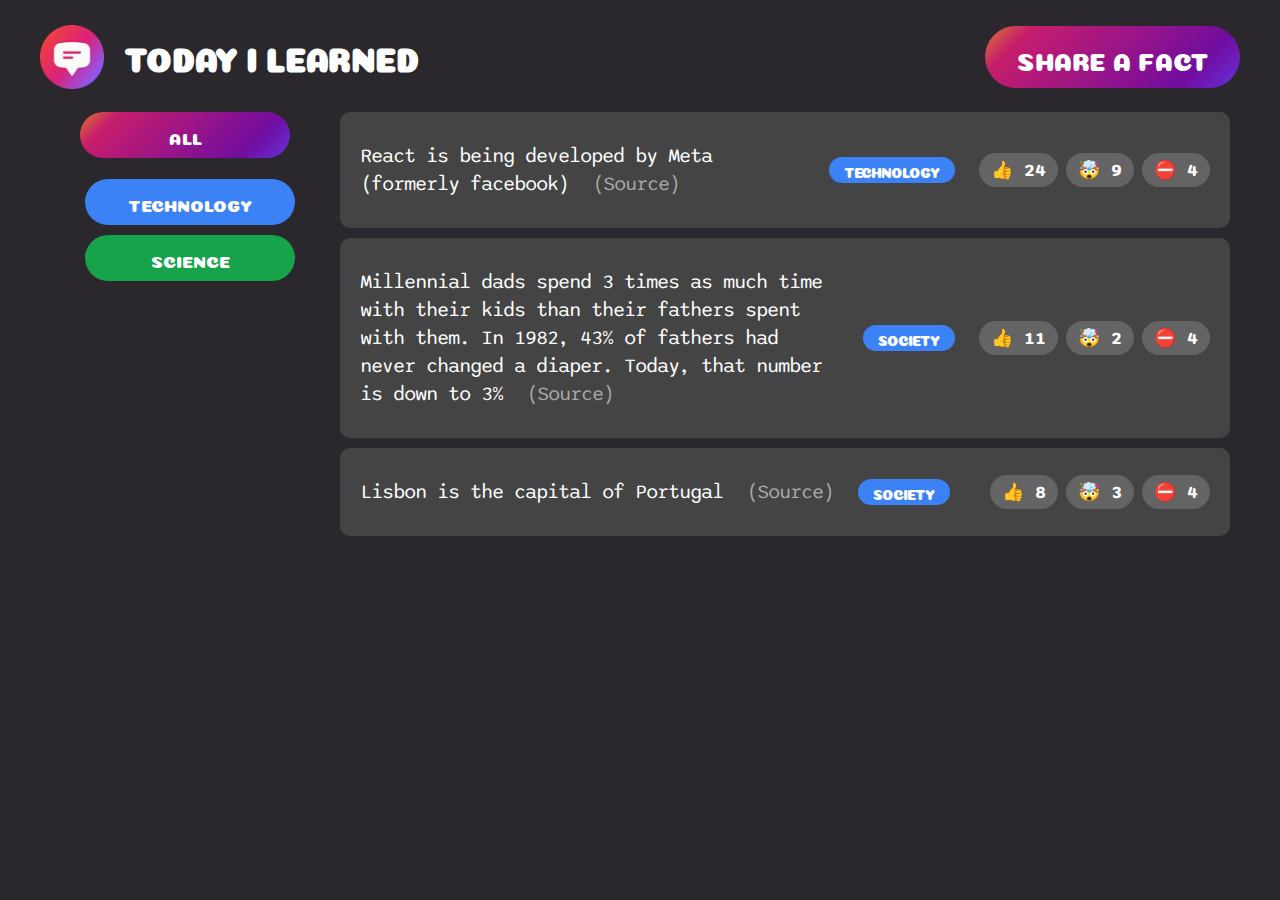
<file: day1/index.html>
<!DOCTYPE html>
<html lang="en">
  <head>
    <meta charset="UTF-8" />
    <meta http-equiv="X-UA-Compatible" content="IE=edge" />
    <meta name="viewport" content="width=device-width, initial-scale=1.0" />
    <title>Today I Learned!</title>
    <link rel="stylesheet" href="styles.css" />
    <script src="data.js" defer></script>
  </head>
  <body>
    <div class="container">
      <header>
        <div>
          <img src="logo.png" alt="Today I Learned Logo" />
          <h1>Today I Learned</h1>
        </div>

        <button class="btn btn-large share">Share a fact</button>
      </header>

      <form class="fact--form hidden">
        <input type="text" placeholder="Share a fact with the world..." />
        <span>200</span>
        <input type="text" placeholder="Trustworthy source..." />
        <select>
          <option value="">Choose category</option>
          <option value="technology">Technology</option>
          <option value="science">Science</option>
          <option value="finance">Finance</option>
        </select>
        <button class="btn btn-large">Post</button>
      </form>

      <main>
        <aside>
          <ul>
            <li>
              <button class="btn btn-all">All</button>
            </li>
            <li>
              <button
                class="btn btn-category"
                style="background-color: #3b82f6"
              >
                Technology
              </button>
            </li>
            <li>
              <button
                class="btn btn-category"
                style="background-color: #16a34a"
              >
                Science
              </button>
            </li>
          </ul>
        </aside>

        <section>
          <ul class="facts-list">
            <li class="fact">
              <p>
                React is being developed by Meta (formerly facebook)
                <a href="https://opensource.fb.com/" target="_blank"
                  >(Source)
                </a>
              </p>
              <span class="tag" style="background-color: #3b82f6">
                technology
              </span>
              <div>
                <button>👍 24</button>
                <button>🤯 9</button>
                <button>⛔️ 4</button>
              </div>
            </li>
            <li class="fact">
              <p>
                Millennial dads spend 3 times as much time with their kids than
                their fathers spent with them. In 1982, 43% of fathers had never
                changed a diaper. Today, that number is down to 3%
                <a
                  href="https://www.mother.ly/parenting/millennial-dads-spend-more-time-with-their-kids"
                  target="_blank"
                  >(Source)</a
                >
              </p>
              <span class="tag" style="background-color: #eab308">society</span>
              <div>
                <button>👍 11</button>
                <button>🤯 2</button>
                <button>⛔️ 0</button>
              </div>
            </li>
          </ul>
        </section>
      </main>
    </div>
  </body>
</html>
</file>
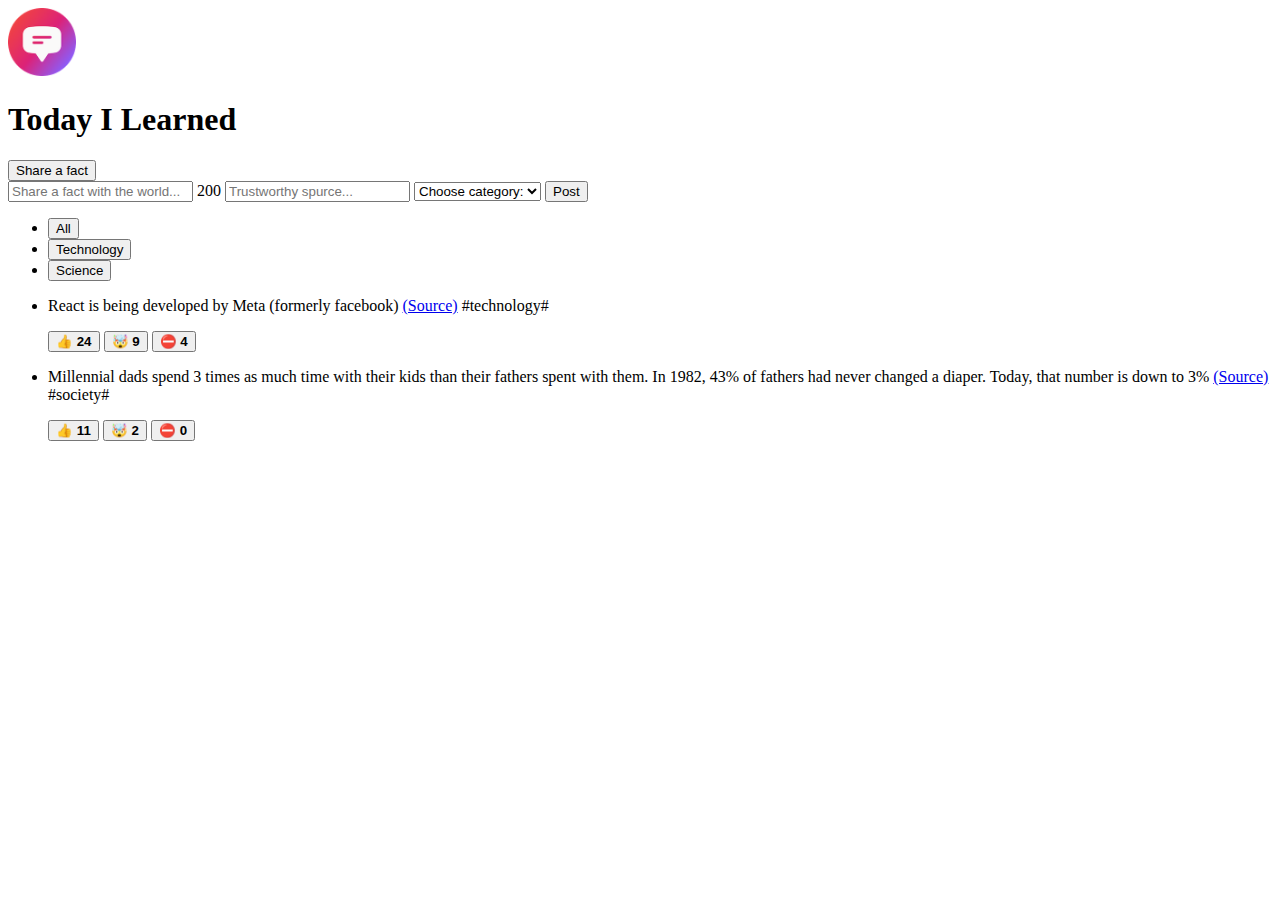
<file: day1/after-S02/index.html>
<!DOCTYPE html>
<html lang="en">
  <head>
    <meta charset="UTF-8" />
    <meta http-equiv="X-UA-Compatible" content="IE=edge" />
    <meta name="viewport" content="width=device-width, initial-scale=1.0" />
    <title>Today I Learned!</title>
  </head>
  <body>
    <header>
      <img src="logo.png" height="68" width="68" alt="Today I Learned Logo" />
      <h1>Today I Learned</h1>
      <button>Share a fact</button>
    </header>

    <form>
      <input type="text" placeholder="Share a fact with the world..." />
      <span>200</span>
      <input type="text" placeholder="Trustworthy spurce..." />
      <select>
        <option value="">Choose category:</option>
        <option value="technology">Technology</option>
        <option value="science">Science</option>
        <option value="finance">Finance</option>
      </select>
      <button>Post</button>
    </form>

    <main>
      <aside>
        <ul>
          <li><button>All</button></li>
          <li>
            <button>Technology</button>
          </li>
          <li>
            <button>Science</button>
          </li>
        </ul>
      </aside>

      <section>
        <ul>
          <li>
            <p>
              React is being developed by Meta (formerly facebook)
              <a href="https://opensource.fb.com/" target="_blank">(Source)</a>
              <span>#technology#</span>
            </p>
            <div>
              <button>👍 <strong>24</strong></button>
              <button>🤯 <strong>9</strong></button>
              <button>⛔️ <strong>4</strong></button>
            </div>
          </li>
          <li>
            <p>
              Millennial dads spend 3 times as much time with their kids than
              their fathers spent with them. In 1982, 43% of fathers had never
              changed a diaper. Today, that number is down to 3%
              <a
                href="https://www.mother.ly/parenting/millennial-dads-spend-more-time-with-their-kids"
                target="_blank"
                >(Source)</a
              >
              <span>#society#</span>
            </p>
            <div>
              <button>👍 <strong>11</strong></button>
              <button>🤯 <strong>2</strong></button>
              <button>⛔️ <strong>0</strong></button>
            </div>
          </li>
        </ul>
      </section>
    </main>
  </body>
</html>
</file>
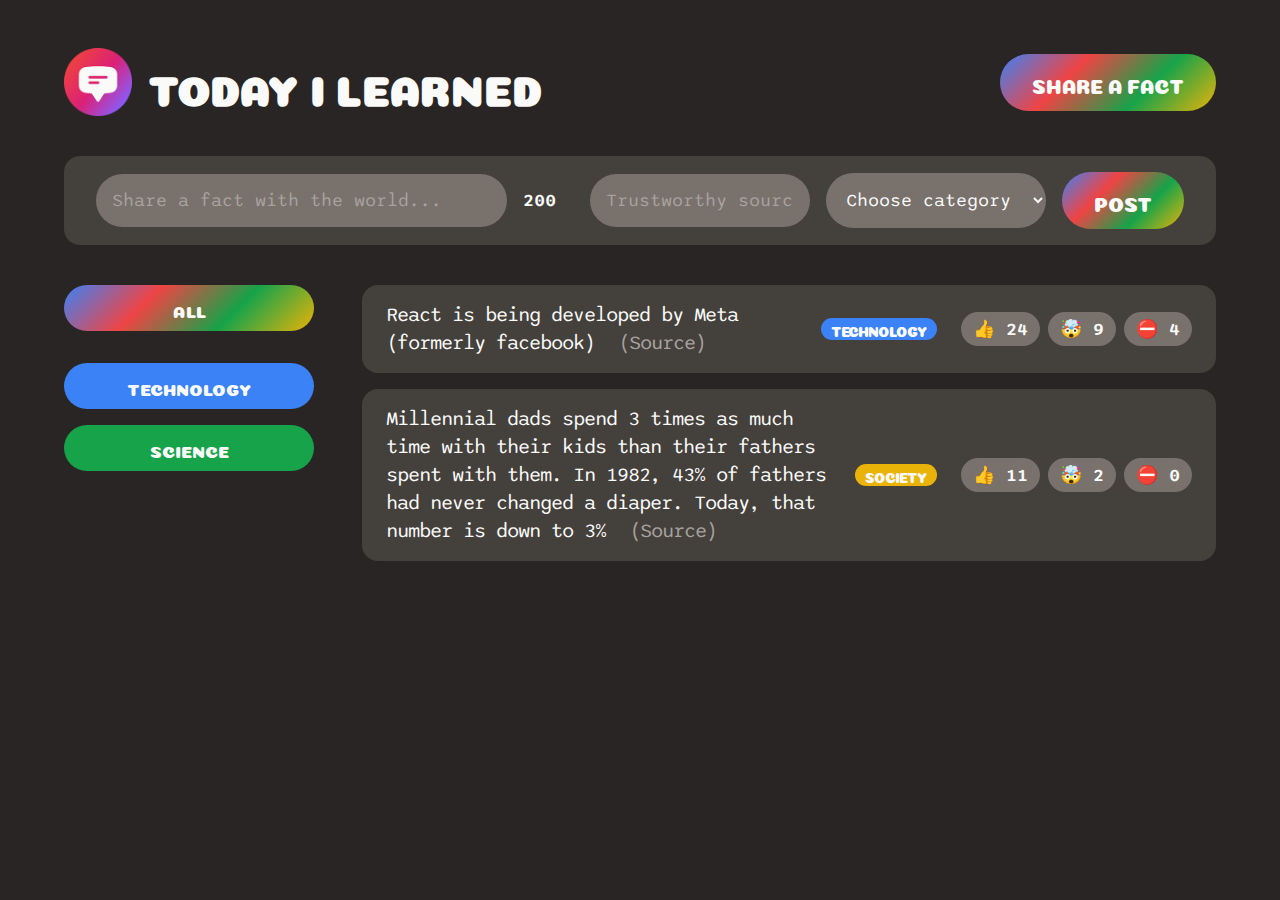
<file: day1/after-S03/index.html>
<!DOCTYPE html>
<html lang="en">
  <head>
    <meta charset="UTF-8" />
    <meta http-equiv="X-UA-Compatible" content="IE=edge" />
    <meta name="viewport" content="width=device-width, initial-scale=1.0" />

    <link rel="preconnect" href="https://fonts.googleapis.com" />
    <link rel="preconnect" href="https://fonts.gstatic.com" crossorigin />
    <link
      href="https://fonts.googleapis.com/css2?family=Coiny&family=Sono:wght@400;600&display=swap"
      rel="stylesheet"
    />

    <link href="style.css" rel="stylesheet" />
    <title>Today I Learned!</title>
  </head>
  <body>
    <div class="container">
      <header class="header">
        <div class="logo">
          <img
            src="logo.png"
            height="68"
            width="68"
            alt="Today I Learned Logo"
          />
          <h1>Today I Learned</h1>
        </div>

        <button class="btn btn-large">Share a fact</button>
      </header>

      <form class="fact-form">
        <input type="text" placeholder="Share a fact with the world..." />
        <span>200</span>
        <input type="text" placeholder="Trustworthy source..." />
        <select>
          <option value="">Choose category:</option>
          <option value="technology">Technology</option>
          <option value="science">Science</option>
          <option value="finance">Finance</option>
        </select>
        <button class="btn btn-large">Post</button>
      </form>

      <main class="main">
        <aside>
          <ul>
            <li class="category">
              <button class="btn btn-all-categories">All</button>
            </li>
            <li class="category">
              <button
                class="btn btn-category"
                style="background-color: #3b82f6"
              >
                Technology
              </button>
            </li>
            <li class="category">
              <button
                class="btn btn-category"
                style="background-color: #16a34a"
              >
                Science
              </button>
            </li>
          </ul>
        </aside>

        <section>
          <ul>
            <li class="fact">
              <p>
                React is being developed by Meta (formerly facebook)
                <a
                  class="source"
                  href="https://opensource.fb.com/"
                  target="_blank"
                  >(Source)</a
                >
              </p>
              <span class="tag" style="background-color: #3b82f6"
                >technology</span
              >
              <div class="vote-buttons">
                <button>👍 24</button>
                <button>🤯 9</button>
                <button>⛔️ 4</button>
              </div>
            </li>

            <li class="fact">
              <p>
                Millennial dads spend 3 times as much time with their kids than
                their fathers spent with them. In 1982, 43% of fathers had never
                changed a diaper. Today, that number is down to 3%

                <a
                  class="source"
                  href="https://www.mother.ly/parenting/millennial-dads-spend-more-time-with-their-kids"
                  target="_blank"
                  >(Source)</a
                >
              </p>
              <span class="tag" style="background-color: #eab308">society</span>
              <div class="vote-buttons">
                <button>👍 11</button>
                <button>🤯 2</button>
                <button>⛔️ 0</button>
              </div>
            </li>
          </ul>
        </section>
      </main>
    </div>
  </body>
</html>
</file>
<file: day1/styles.css>
@import url("https://fonts.googleapis.com/css2?family=Coiny&family=Sono:wght@200..800&display=swap");
body {
  padding: 10px 20px;
  background-color: #2a282c;
  color: white;
  font-family: "Sono", sans-serif;
}

.container {
  max-width: 1200px;
  margin: 0px auto;
}

/*Lessons*/
h1 {
  font-size: 2rem;
  text-transform: uppercase;
  text-align: center;
  font-family: "Coiny", sans-serif;
}

.fact {
  line-height: 1.4;
  font-size: 20px;
  letter-spacing: -1px;

  display: flex;
  align-items: center;
  gap: 24px;
}

.fact div {
  margin-left: auto;
}

.fact span {
  text-transform: uppercase;
  font-size: 14px;
  font-family: "Coiny", sans-serif;
}

.fact--form {
  background-color: #444;
  padding: 16px 32px;
  border-radius: 3px;
  display: flex;
  align-items: center;
  justify-content: space-between;
  gap: 16px;
}

.tag {
  text-transform: uppercase;
  font-size: 14px;
  font-family: "Coiny", sans-serif;
  padding: 5px 15px 2px;
  border-radius: 20px;
}

header {
  display: flex;
  align-items: center;
  justify-content: space-between;
}

header div {
  display: flex;
  gap: 20px;
  justify-content: space-between;
  align-items: center;
}

ul {
  list-style: none;
}

section li {
  background-color: #444;
  padding: 10px 20px;
  border-radius: 10px;
  margin: 10px;
}

header img {
  height: 4rem;
  width: 4rem;
}

/*:link only styles anchor tags with a valid href */
.fact a:link,
.fact a:visited {
  color: #a8a8a8;
  text-decoration: none;
  margin-left: 12px;
  transition: 0.5s;
}
.fact a:hover,
.fact a:active {
  color: #bb81eb;
}

.btn {
  font-family: "Coiny", sans-serif;
  line-height: 1;
  text-transform: uppercase;
  font-size: 17px;
  padding: 16px 0 13px;
  border-radius: 5px;
  background: #636363;
  background: linear-gradient(
    135deg,
    rgb(219, 123, 45) 0%,
    rgb(199, 29, 108) 15%,
    rgb(113, 13, 160) 80%,
    rgb(101, 49, 221) 100%
  );
  color: inherit;
  border: none;

  border-radius: 200px;
  transition: 0.5s;
  cursor: pointer;
}

.btn:hover {
  transform: scale(110%) rotate(-2deg);
}

.btn-large {
  font-size: 25px;
  padding: 20px 32px 17px;
}

.btn-all {
  margin-bottom: 16px;
  width: 100%;
}

.btn-category {
  margin: 5px;
  width: 100%;
  background-image: none;
}

main {
  display: grid;
  grid-template-columns: 250px 1fr;
}

.fact div {
  margin-left: auto;
  flex-shrink: 0;
  display: flex;
  gap: 8px;
}

.fact button {
  background-color: #646464;
  border: none;
  border-radius: 200px;
  font-size: 18px;
  padding: 6px 12px;
  color: inherit;
  font-family: inherit;
  font-weight: bold;
  cursor: pointer;

  transition: 0.5s;
}

.fact button:hover {
  background-color: #333;
}

.fact--form input,
.fact--form select {
  background-color: #646464;
  border: none;
  border-radius: 10px;
  padding: 16px;
  font-size: 18px;
  color: white;
  font-family: inherit;
}

.fact--form input::placeholder {
  color: #a8a8a8;
}

.fact--form span {
  font-weight: bold;
  font-size: 18px;
  margin-right: 18px;
}

.fact--form input:first-child {
  flex-grow: 1;
}

.hidden {
  display: none;
}

@media (max-width: 1200px) {
  .fact {
    flex-direction: column;
    align-items: flex-end;
    gap: 12px;
  }
  .fact p {
    text-align: left;
    margin-left: 0px;
  }
}

@media (max-width: 1150px) {
  .fact--form {
    flex-direction: column;
    align-items: stretch;
  }
}

@media (max-width: 900px) {
  main ul {
    padding: 0px;
  }
  main {
    grid-template-columns: 1fr;
  }
}
</file>
<file: day1/after-S03/style.css>
* {
  margin: 0;
  padding: 0;
  box-sizing: border-box;
}

body {
  background-color: #292524;
  color: #fafaf9;
  font-family: "Sono", sans-serif;
  padding: 48px 64px;
}

/* MAIN LAYOUT */
.container {
  max-width: 1500px;
  margin: 0 auto;
}

.header {
  margin-bottom: 40px;
  display: flex;
  align-items: center;
  justify-content: space-between;
}

.main {
  display: grid;
  grid-template-columns: 250px 1fr;
  gap: 48px;
}

@media (max-width: 900px) {
  .main {
    grid-template-columns: 1fr;
  }
}

/* ELEMENTS */

.logo {
  display: flex;
  align-items: center;
  gap: 16px;
}

.logo img {
  width: 68px;
  height: 68px;
}

h1 {
  font-size: 42px;
  text-transform: uppercase;
  font-family: "Coiny", sans-serif;
  line-height: 1;
  margin-top: 6px;
}

.category {
  margin-bottom: 16px;
}

.fact {
  font-size: 20px;
  line-height: 1.4;
  background-color: #44403c;
  margin-bottom: 16px;
  padding: 16px 24px;
  letter-spacing: -1px;
  border-radius: 16px;

  display: flex;
  align-items: center;
  gap: 24px;
}

@media (max-width: 1200px) {
  .fact {
    flex-direction: column;
    align-items: flex-end;
    gap: 12px;
  }
}

.tag {
  text-transform: uppercase;
  font-size: 14px;
  font-family: "Coiny", sans-serif;
  padding-top: 3px;
  padding-left: 10px;
  padding-right: 10px;
  border-radius: 100px;
}

.vote-buttons {
  margin-left: auto;
  flex-shrink: 0;

  display: flex;
  gap: 8px;
}

.vote-buttons button {
  border: none;
  background-color: #78716c;
  font-size: 18px;
  padding: 6px 12px;
  border-radius: 100px;
  color: inherit;
  font-family: inherit;
  font-weight: 600;
  cursor: pointer;
  transition: 0.3s;
}

.vote-buttons button:hover {
  background-color: #292524;
}

ul {
  list-style: none;
}

.source:link,
.source:visited {
  color: #a8a29e;
  text-decoration: none;
  margin-left: 12px;
  transition: 0.3s;
}

.source:hover,
.source:active {
  color: #3b82f6;
}

.btn {
  border: none;
  font-family: "Coiny", sans-serif;
  line-height: 1;
  text-transform: uppercase;
  font-size: 17px;
  padding: 16px 0 13px;
  background-image: linear-gradient(135deg, #3b82f6, #ef4444, #16a34a, #eab308);
  color: inherit;
  border-radius: 100px;
  cursor: pointer;
  transition: 0.3s;
}

.btn:hover {
  transform: scale(110%) rotate(-2deg);
}

.btn-large {
  font-size: 20px;
  padding: 20px 32px 17px;
}

.btn-all-categories {
  margin-bottom: 16px;
  width: 100%;
}

.btn-category {
  width: 100%;
  background-image: none;
}

/* FORM */
.fact-form {
  background-color: #44403c;
  margin-bottom: 40px;
  padding: 16px 32px;
  display: flex;
  align-items: center;
  gap: 16px;
  border-radius: 16px;
}

.fact-form input,
.fact-form select {
  width: 220px;
  background-color: #78716c;
  border: none;
  border-radius: 100px;
  padding: 16px;
  font-size: 18px;
  color: inherit;
  font-family: inherit;
}

.fact-form input::placeholder {
  color: #a8a29e;
}

.fact-form input:first-child {
  flex-grow: 1;
}

.fact-form span {
  font-weight: 600;
  font-size: 18px;
  margin-right: 18px;
}

@media (max-width: 1000px) {
  body {
    padding: 32px 48px;
  }

  .fact-form {
    flex-direction: column;
    align-items: stretch;
  }

  .fact-form input,
  .fact-form select {
    width: auto;
  }
}
</file>
